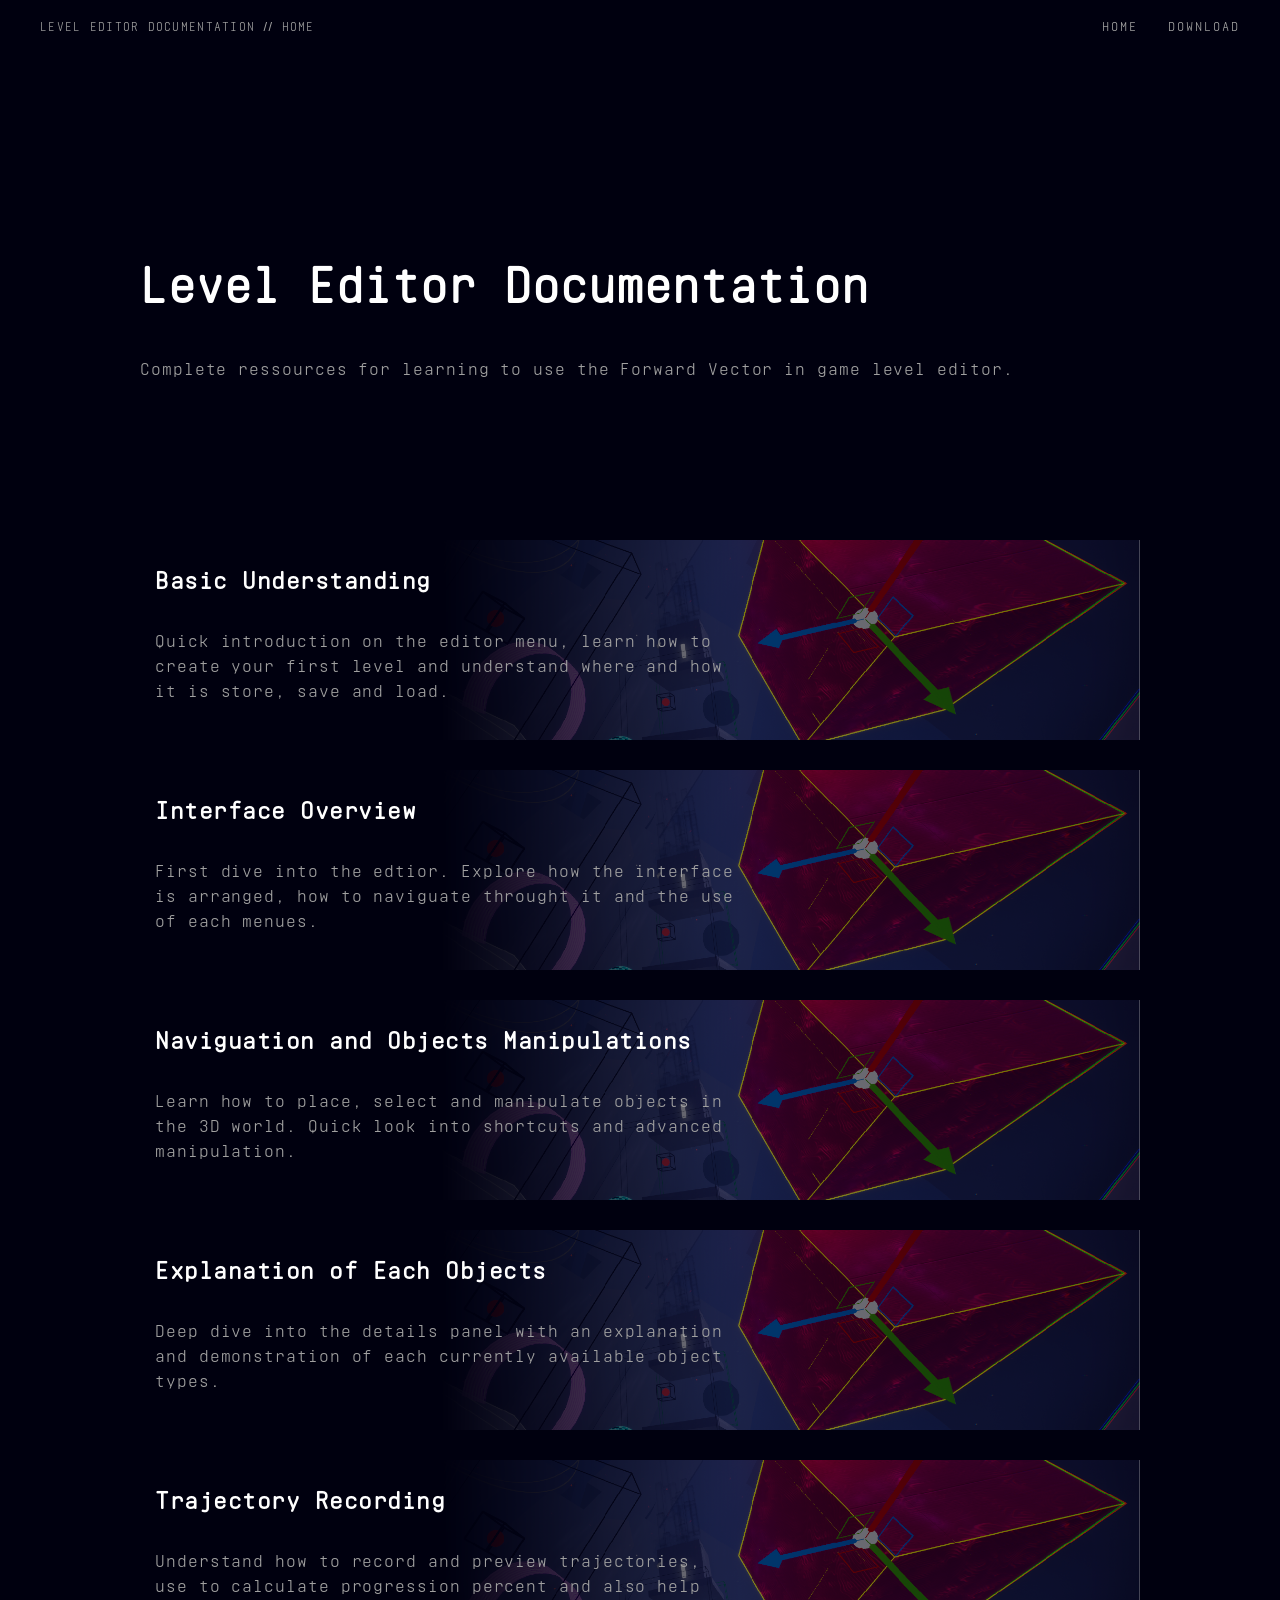
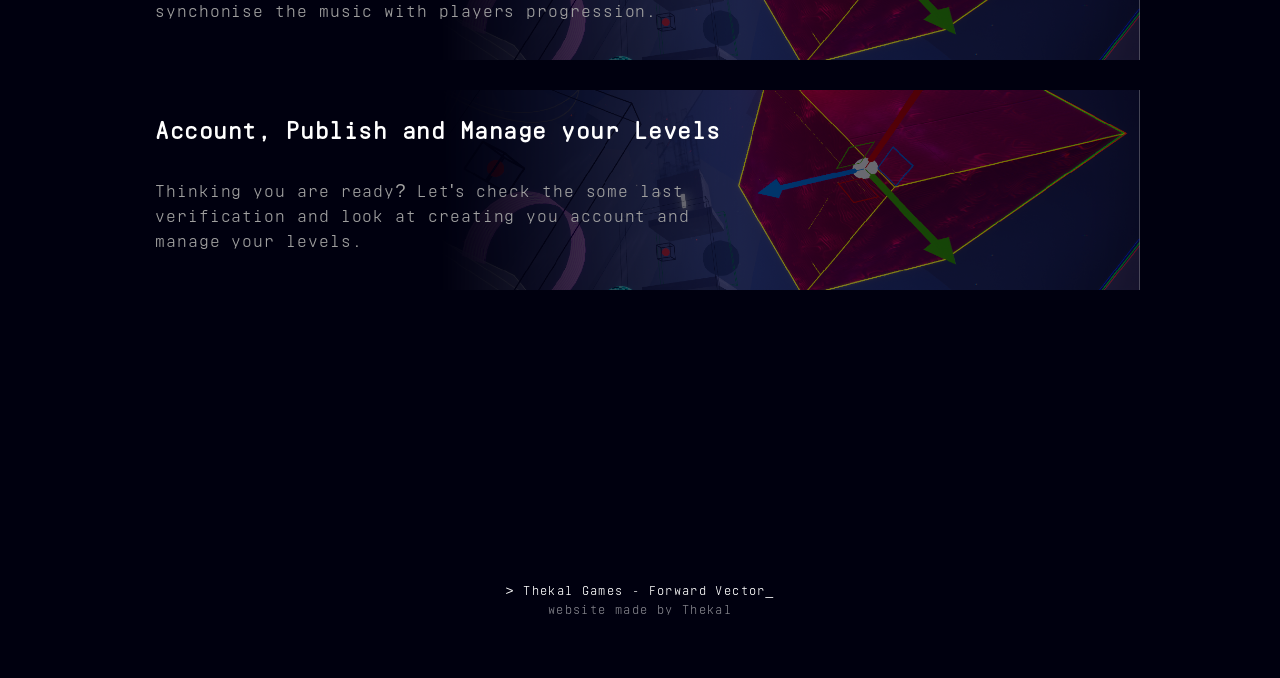
<file: index.html>
<!DOCTYPE html>
<html lang="en">

<head>
    <meta charset="utf-8" />
    <meta name="viewport" content="width=device-width, initial-scale=1.0" />
    <title>Thekal Lucas</title>
    <link rel="stylesheet" href="root\styles\HomeStyle.css" />
</head>

<body>

    <nav class="top-nav">
        <div class="nav-brand">LEVEL EDITOR DOCUMENTATION // HOME</div>
            <div class="nav-links">
            <a href="#AboutMe">HOME</a>
            <a href="#AboutMe">DOWNLOAD</a>
        </div>
    </nav>

<section class="section_1">
        <div class="container_1">
            <!--<h1 class="Name">Forward Vector</h1>!-->
            <h1 class="primRole">Level Editor Documentation</h1>
            <h2 class="Hook">Complete ressources for learning to use the Forward Vector in game level editor.</h2>
        </div>   
</section>
        
        <section class="section_2" id="MainProjects">
            <div class="container_2">

                <a href="root/pages/Forward-Vector.html" style="text-decoration:none">
                    <div class="item_Topics">
                        <img src="root/contents/images/CategoryBackground.png" alt="Image 1">
                        <div class="content">
                            <h1 class="GameTitle">Basic Understanding</h1> 
                            <p>
                            Quick introduction on the editor menu, learn how to create your first level and understand where and how it is store, save and load.</br >
                            </p> 
                        </div>
                    </div>
                </a>
                <a href="root/pages/Forward-Vector.html" style="text-decoration:none">
                    <div class="item_Topics">
                        <img src="root/contents/images/CategoryBackground.png" alt="Image 1">
                        <div class="content">
                            <h1 class="GameTitle">Interface Overview</h1> 
                            <p>
                            First dive into the edtior. Explore how the interface is arranged, how to naviguate throught it and the use of each menues.</br >
                            </p> 
                        </div>
                    </div>
                </a>
                <a href="root/pages/Forward-Vector.html" style="text-decoration:none">
                    <div class="item_Topics">
                        <img src="root/contents/images/CategoryBackground.png" alt="Image 1">
                        <div class="content">
                            <h1 class="GameTitle">Naviguation and Objects Manipulations</h1> 
                            <p>
                            Learn how to place, select and manipulate objects in the 3D world. Quick look into shortcuts and advanced manipulation.</br >
                            </p> 
                        </div>
                    </div>
                </a>
                <a href="root/pages/Forward-Vector.html" style="text-decoration:none">
                    <div class="item_Topics">
                        <img src="root/contents/images/CategoryBackground.png" alt="Image 1">
                        <div class="content">
                            <h1 class="GameTitle">Explanation of Each Objects</h1> 
                            <p>
                            Deep dive into the details panel with an explanation and demonstration of each currently available object types.</br >
                            </p> 
                        </div>
                    </div>
                </a>
                <a href="root/pages/Forward-Vector.html" style="text-decoration:none">
                    <div class="item_Topics">
                        <img src="root/contents/images/CategoryBackground.png" alt="Image 1">
                        <div class="content">
                            <h1 class="GameTitle">Trajectory Recording</h1> 
                            <p>
                            Understand how to record and preview trajectories, use to calculate progression percent and also help synchonise the music with players progression.</br >
                            </p> 
                        </div>
                    </div>
                </a>
                <a href="root/pages/Forward-Vector.html" style="text-decoration:none">
                    <div class="item_Topics">
                        <img src="root/contents/images/CategoryBackground.png" alt="Image 1">
                        <div class="content">
                            <h1 class="GameTitle">Account, Publish and Manage your Levels</h1> 
                            <p>
                            Thinking you are ready? Let's check the some last verification and look at creating you account and manage your levels.</br >
                            </p> 
                        </div>
                    </div>
                </a>


            </div>
        </section>
        
        <section class="section_4">
            <div class="container_4">
                <!--
                <a class="Socials" id="LinkedIn" href="https://www.linkedin.com/in/lucas-thekal-3a221b318/" style="text-decoration:none" target=”_blank”>
                    <img src="root/contents/images/LinkdinLogo.png">
                </a>
                <a class="Socials" id="Youtube" href="https://www.youtube.com/@ThekalGD" style="text-decoration:none" target=”_blank”>
                    <img src="root/contents/images/YTLogo.png">
                </a>
                <a class="Socials" id="X" href="https://x.com/ThekalGD" style="text-decoration:none" target=”_blank”>
                    <img src="root/contents/images/XLogo.png">
                </a>
                <a class="Socials" id="X" href="https://haskells.itch.io/" style="text-decoration:none" target=”_blank”>
                    <img src="root/contents/images/ItchIoLogo.png">
                </a>
                !-->
            </div>
        </section>

        <section class="section_3" id="AboutMe">
            <!--
            <div class="VerticalBox">
                 <div class="HorizontalBox_Top">
                    <h1>ABOUT ME</h1>
                </div>
                <div class="HorizontalBox_Mid">
                    <p>
                    Hi! I'm Lucas Thekal, a passionate French Game Designer and Unreal Programmer.</br >
                    I'm particularly interested in designing core elements, focusing on 3Cs, mechanics, sign & feedback, game feel, etc...</br >
                    </p>
                </div>
            </div>
            !-->
        </section>

    <section class="BottomPage">
        <p>> Thekal Games - Forward Vector<span class="blink">_</span></p>
        <p style="opacity: 0.5;">website made by Thekal</p>
    </section>


</body>
</html>
</file>
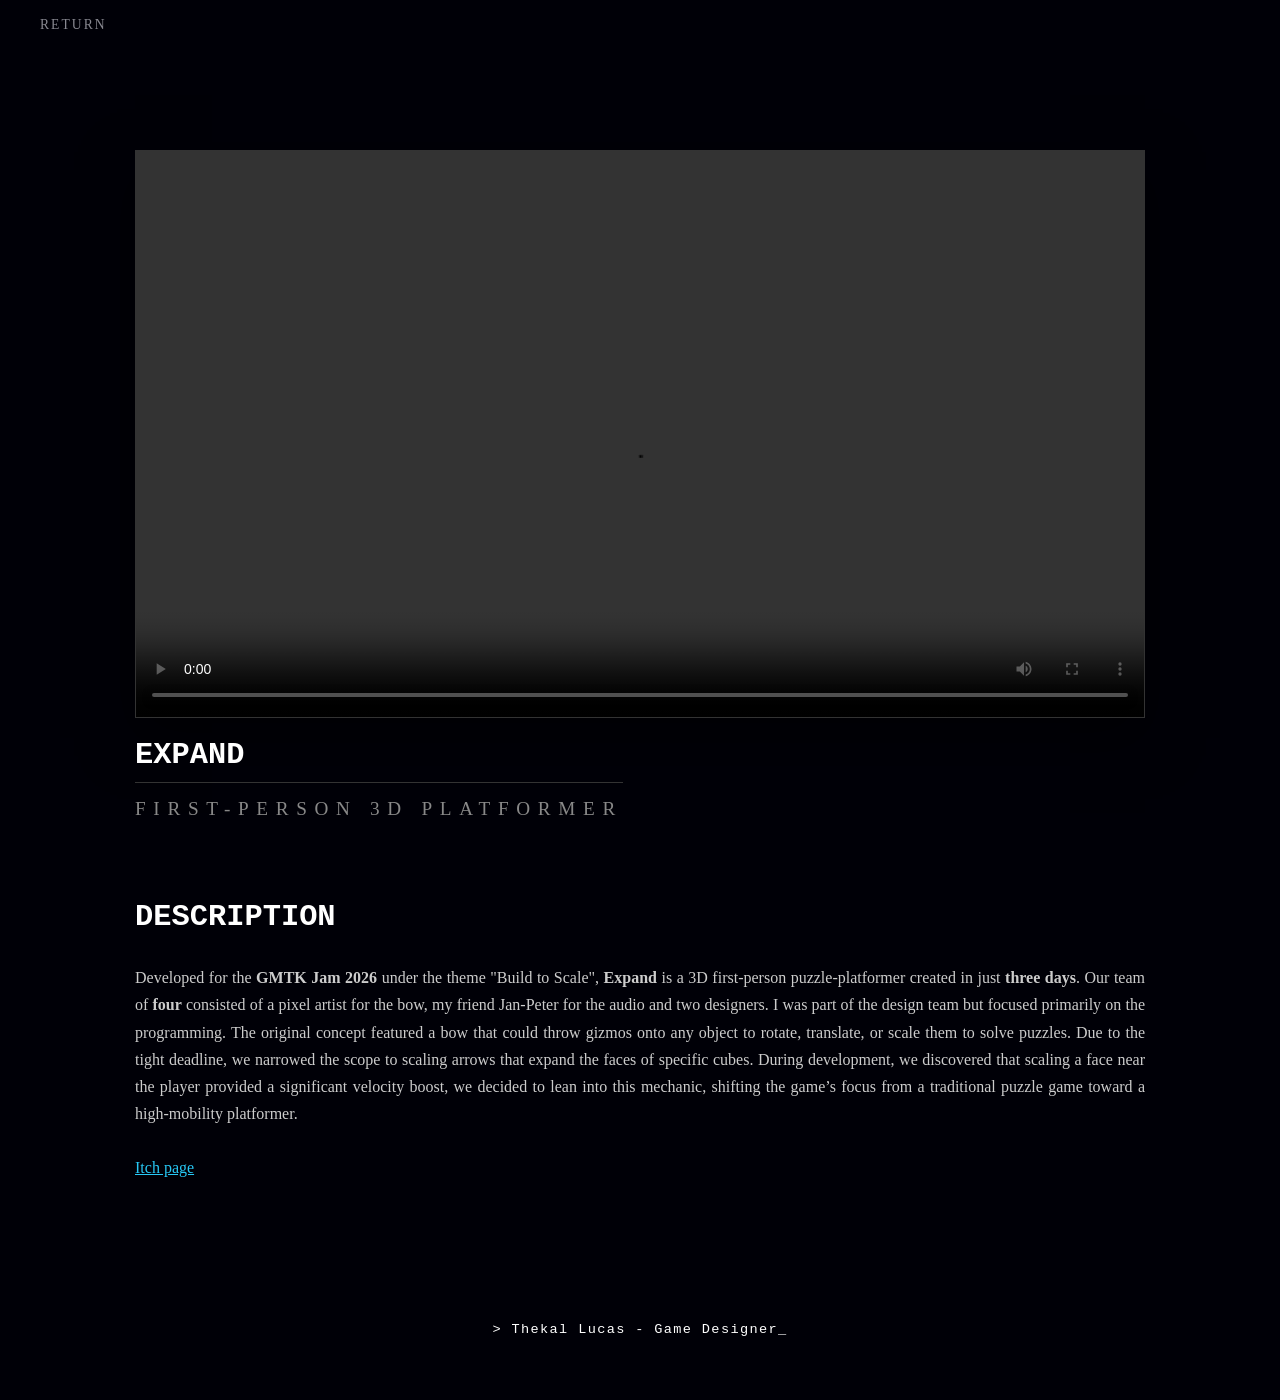
<file: root/pages/Expand.html>
<!DOCTYPE html>
<html lang="en">

<head>
    <meta charset="utf-8" />
    <meta name="viewport" content="width=device-width, initial-scale=1.0" />
    <title>Expand</title>
    <link rel="stylesheet" href="..\styles\otherProjectPageStyle.css" />
</head>

<body>
        <nav class="top-nav">
            <div class="nav-links">
                <a href="../../index.html">RETURN</a>
            </div>
        </nav>

        <section class="section_2" id="Overview">
            <div class="container_2">
                <video controls>
                    <source src="../contents/videos/Expand_GameplayTrailer.mp4">
                </video>
            </div>
        </section>

        <section class="section_1">
            <div class="container_1">
                <h3 class="Role">EXPAND</h3>
                <h2 class="Hook"><span>FIRST-PERSON 3D PLATFORMER</span></h2>
            </div>
        </section>

        <section class="section_3">
            <div class="container_3">
                <div>
                    <h3>DESCRIPTION</h3>
                    <p class="overviewPara">Developed for the <b>GMTK Jam 2026</b> under the theme "Build to Scale", <b>Expand</b> is a 3D first-person puzzle-platformer created in just <b>three days</b>. Our team of <b>four</b> consisted of a pixel artist for the bow, my friend Jan-Peter for the audio and two designers. I was part of the design team but focused primarily on the programming. The original concept featured a bow that could throw gizmos onto any object to rotate, translate, or scale them to solve puzzles. Due to the tight deadline, we narrowed the scope to scaling arrows that expand the faces of specific cubes. During development, we discovered that scaling a face near the player provided a significant velocity boost, we decided to lean into this mechanic, shifting the game’s focus from a traditional puzzle game toward a high-mobility platformer.
                    </br>
                    </br>
                    <a href="https://grik.itch.io/expand" style="color: #27C8F5;" target="_blank">Itch page</a></p>
                </div>
            </div>
        </section>

    <section class="BottomPage">
        <p>> Thekal Lucas - Game Designer<span class="blink">_</span></p>
    </section>

</body>
</html>
</file>
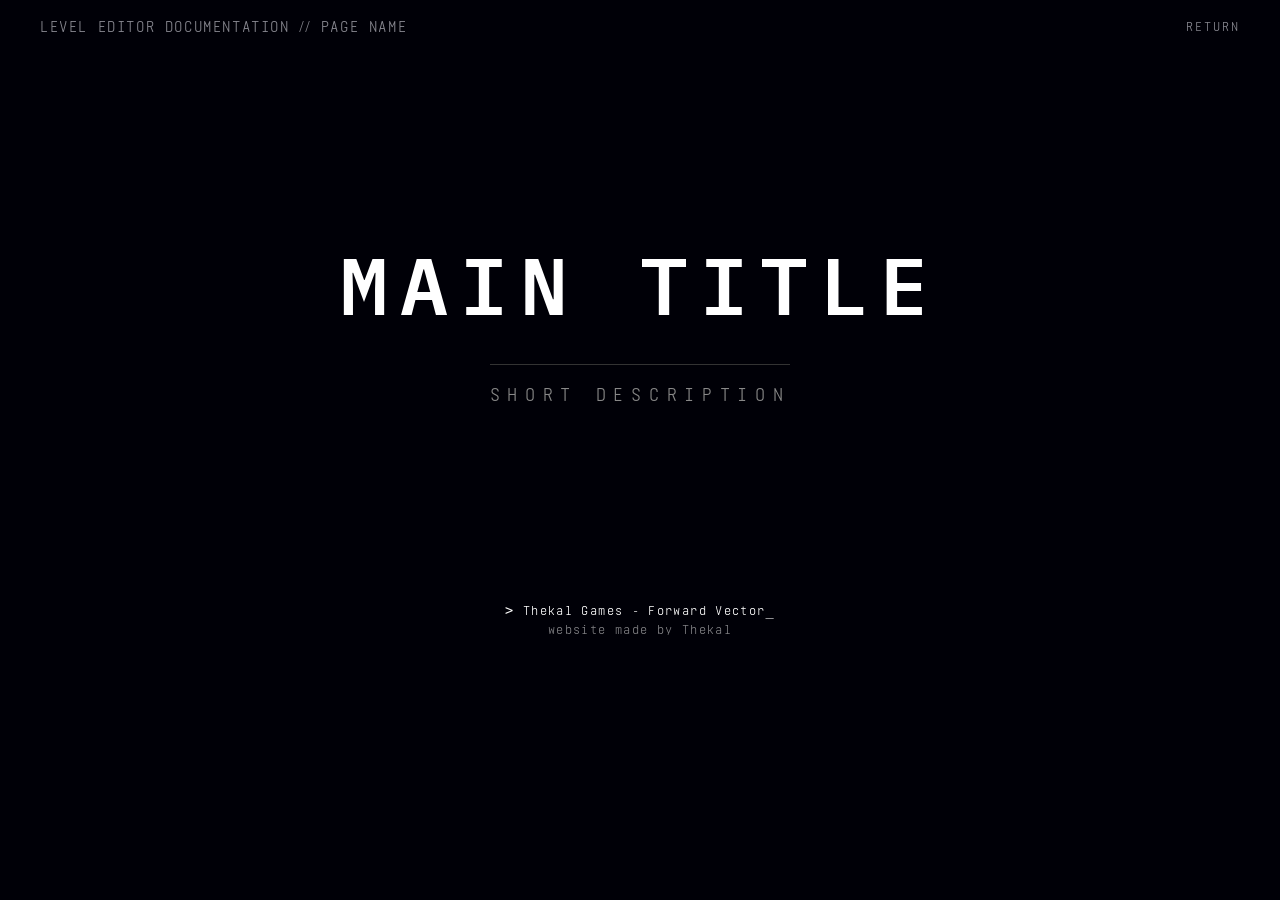
<file: root/pages/Forward-Vector.html>
<!DOCTYPE html>
<html lang="en">

<head>
    <meta charset="utf-8" />
    <meta name="viewport" content="width=device-width, initial-scale=1.0" />
    <title>Forward Vector</title>
    <link rel="stylesheet" href="..\styles\projectPageStyle.css" />
</head>

<body>
        <nav class="top-nav">
            <div class="nav-brand">LEVEL EDITOR DOCUMENTATION // PAGE NAME</div>
            <div class="nav-links">
                <a href="../../index.html">RETURN</a>
            </div>
        </nav>

        <section class="section_1">
            <div class="container_1">
                <h1 class="Role">MAIN TITLE</h1>
                <h2 class="Hook"><span>SHORT DESCRIPTION</span></h2>
            </div>
        </section>
 <!--
        <section class="section_2" id="Overview">
            <div class="container_2">
                <video controls>
                    <source src="../contents/videos/Forward-Vector_GameplayTrailer.mp4">
                </video>
            </div>
        </section>

        <section class="section_3">
            <div class="container_3">
                <div>
                    <h3>PITCH</h3>
                    <p class="overviewPara"><b>Forward Vector</b> is a 3D platformer auto-runner die-and-retry in first-person. </br>Parkour unique levels filled with traps and obstacles, featuring their own abstract futuristic environment and intense electronic track. To complete a level, you’ll have to navigate the entire course as you jump, strafe, slide, and master your air control without taking any damage. As you complete levels, the game becomes increasingly difficult, gradually introducing new obstacles and mechanics.</br>
                    </br>
                    <a href="https://store.steampowered.com/app/4078140/Forward_Vector/" style="color: #27C8F5;" target="_blank">Steam page link</a></p>
                </div>

                <div class="contextPara">
                    <h3>CONTEXT</h3>
                    <p>Forward Vector is a passion project and a demo developed as a team of three over a focused five-month period. It was released in February 2026, made using Unreal Engine 5. The development team includes:</br></br>

                    <b>Jan-Peter Itze</b>: Composer & Sound Designer > <a href="https://www.jp-itze.com/" style="color: #27C8F5;" target="_blank">Portfolio</a></br></br>

                    <b>Loris Gomas</b>: 3D Environment Artist > <a href="https://loris_gomas.artstation.com/" style="color: #27C8F5;" target="_blank">Portfolio</a></br></br>
                    
                    Myself: Project Leader, Game Designer & Developer.</br></br>
                    </p>     
                </div> 
            </div>
        </section>

        <section class="section_demoPerf" id="demoPerf">
            <div class="container_demoPerf">
                <div>
                    <h3>DEMO PERFORMANCE</h3>
                    <p>The demo successfully captured player interest, reaching <b>850+ unique players</b> and inspiring nearly <b>700 wishlists.</b></br></br>
                    While I designed the 2-hour demo expecting an average play session of 20–30 minutes, players ultimately averaged <b>40 minutes of playtime</b>. The response to the Level Editor was particularly rewarding, while several players spent over 10 hours speedrunning or exploring the demo's limits, a few dedicated creators logged over <b>50 hours</b> building and testing their own levels.</br></br>

                    As my debut release on Steam, seeing this level of engagement and enthusiasm was incredibly rewarding.
                </p>
                </div>
            </div>
        </section>
!-->
<!--
        <section class="section_4_pictures">
            <div class="container_4_pictures">
                <div>
                    <img src="https://picsum.photos/1000/1000?random=1" alt="Image 1">
                </div>
                <div>
                    <img src="https://picsum.photos/1000/1000?random=1" alt="Image 1">

                </div>
                <div>
                    <img src="https://picsum.photos/1000/1000?random=1" alt="Image 1">

                </div>
            </div>
        </section>
!-->
<!--
        <section class="section_5">
            <div class="container_5">
                <div>
                    <h3>SOLVED PROBLEM EXAMPLE</h3>
                    <p class="SolvedProbPara">In a fast-paced, first-person parkour game where a single collision with the environment means instant death, players need a clear understanding of their character’s bounds.</br>

                    However, first-person cameras are inherently built for immersion, not spatial awareness. Moving a traditional "Geometry Dash" style of gameplay into a first-person perspective created a major design hurdle: </br></br>

                    <b>How do we give players accurate spatial perception when they cannot see their own character?</b></br></br>

                    The first elements to tweak were <b>camera position</b> and <b>hitboxes.</b>
                    To tackle this, I iterated on various configurations following this process: <b>Brainstorm → Filter → Prototyping → Internal/External Playtest → Refine or Loop if needed.</b></br></br>
                    </p>
                </div>
            </div>
        </section>

        <section class="section_attempts">
            <div class="container_attempts">
                <div>
                    <h3>CENTERED SPHERE</h3>
                    <p>Idea: Placed the camera at the center of a sphere. Because every hitbox edges are equidistant from the camera, player perception should theoretically be uniform and predictable.
                    </br></br>

                    - <b>Result (Failure):</b> Blind-spot collisions (above/behind the camera) felt completely unfair to players, players expected obstacles to be cleared the moment they passed out of their field of view. Furthermore, the sphere was too wide but shrinking it more would cause the character to be smaller and ruined forward visibility.
                    </p>
                </div>
                <div>
                    <h3>CORRECTION</h3>
                    <p>Idea: Pulled the camera back/up and raised the sphere to shrink it a bit more.</br></br>

                    - <b>Result (Failure but some improvements):</b> Better visibility and cohesive camera placement, but obstacles passed unnaturally underneath the player's feet without registering a collision and the sphere was still to wide.
                </div>
            </div>
        </section>

        <section class="section_Solution">
            <div class="container_Solution">
                <div>
                    <h3>FINAL SOLUTION</h3>
                    <p>
                    - <b>Camera Position:</b> Offset upward and backward to maximize forward field of view, removing blind-spot collision.</br>
                    - <b>Ground Capsule:</b> Extends from the floor to the horizon line, used strictly to manage ground friction, landing ranges, and physics.</br>
                    - <b>Diamond Lethal Hitbox:</b> A simplified, smaller diamond-shaped polygon that tapers toward the viewpoint. The corners offer a forgiving error margin, and its length is shrunk to 1/2 of its width to perfectly balance front and side distances from the centered camera.
                    </p>
                </div>
                <div>
                    <img src="../contents/images/Forward-Vector_CollisionSchema.png" alt="Image 1">
                </div>
            </div>
        </section>
!-->
        <!-- <section class="section_LevelDesign">
            <div class="container_LevelDesign">
                <div>
                    <h3>LEVEL DESIGN PROCESS</h3>
                    <p>Conception : Preparation work for the layout.</br>
                    - Define level intentions and composition.
                    - Flowchart.
                    - Paper level layout.</br></br>

                    Layout : In engine over simplified blockout in one line
                    - Right difficulty.
                    - Challenges order and placements.
                    - Apprentissage.
                    - Flow canal and pacing.
                    - Level duration and section sereparation.</br></br>

                    Blockout
                    - More complex blockout based on the layout, closer to the final level, focusing on :
                        - Challenges variety and originality.
                        - Circulatoire & mouvement impetus (fluid and inerupt progression)
                        - Affordance and visibility.
                        - Shape and scale.
                        - Song synchronisation.</br></br>

                    Iterations
                    - Playtest and gather feedback.
                    - Analyse results.
                    - Remove, change or add things depending on the results.
                    - Loop.</br></br>

                    Level art
                    - Once the blockout is done, send it to Loris for decoration.</br></br>

                    Iterations after level art
                    - Playtest and gather feedback.
                    - Analyse results.
                    - Remove, change or add things depending on the results.
                    - Loop.</br></br>

                    Effects
                    - Add flavor and juice, with triggers.</br></br>

                    </p>
                </div>
            </div>
        </section> -->
<!--
        <section class="section_6">
            <div class="container_6">
                <div>
                    <h3>LEVEL EDITOR</h3>
                    <p class="LevelEditorPara">Originally planned for the full release, I spent three months building an Alpha version for the free demo to satisfy community demand. This pivot kept players engaged during the long wait for final launch, provided crucial UX feedback helping me wipe out bugs and figure out which features creators cared about the most, and drastically sped up my own internal level design workflow.</br></br>

                    <b>Alpha Feature Set</b></br></br>

                    - <b>Advanced Manipulation:</b> Fluid object placement featuring grid snapping, world/relative coordinates, centered pivots, duplication, undo, and bindable hotkeys.</br>
                    - <b>Tweakable Settings:</b> Contextual UI for editing individual object parameters and global world settings on the fly.</br>
                    - <b>Save, Load & Migration System:</b> Local file saving (shareable via folders) loadable in-game, including a built-in version migration tool to keep old maps compatible with future game updates.</br>
                    - <b>Online Level Sharing with Node.js Backend:</b> A custom server built from scratch to handle player accounts and in-game online level sharing worldwide.</br>
                    - <b>And more...</b>
                    </p>
                </div>
            </div>
        </section>

        <section class="section_EditorShowcase" id="Overview">
            <div class="container_EditorShowcase">
                <video controls>
                    <source src="../contents/videos/Forward-Vector_EditorShowcase.mp4">
                </video>
            </div>
        </section>
!-->
 <!--      
        <section class="section_999" id="Responsibilities">
            <div class="verticalBox">
                <h3>RESPONSIBILITIES</h3>
                <div class="horizontalBox">
                    <div class="paraContainer">
                    <p>Designing the core mechanics and gameloops, and 3Cs, to drive correctly the experience esigning the core mechanics and gameloops, and 3Cs, to drive correctly the experience</p>
                    </div>
                    <a>
                        <button>Game Design Document</button>
                    </a>
                </div>
                <div class="horizontalBox">
                    <div class="paraContainer">
                    <p>Designing the core mechanics and gameloops, and 3Cs, to drive correctly the experienceesigning the core mechanics and gameloops, and 3Cs, to drive correctly the experienceesigning the core mechanics and gameloops, and 3Cs, to drive correctly the experienceesigning the core mechanics and gameloops, and 3Cs, to drive correctly the experience</p>
                    </div>
                    <a>
                        <button>Game Design Document</button>
                    </a>
                </div>
                <div class="horizontalBox">
                    <div class="paraContainer">
                    <p>Designing the core mechanics and gameloops, and 3Cs, to drive correctly the experience</p>
                    </div>
                    <a>
                        <button>Game Design Document</button>
                    </a>
                </div>

            </div>
        </section>
!-->
<!--  
        <hr class="logs_separation">
        <section class="section_logs" id="Logs">
            <div class="container_logs">
                <div class="logs_item">
                    <img src="../contents/images/Forward-Vector_CollisionSchema.png" alt="Image 1">
                </div>
                <div class="logs_item">
                    <img src="../contents/images/Forward-Vector_CollisionSchema.png" alt="Image 1">
                </div>
                <div class="logs_item">
                    <img src="../contents/images/Forward-Vector_CollisionSchema.png" alt="Image 1">
                </div>
            </div>
        </section>
!-->
        
    <section class="BottomPage">
        <p>> Thekal Games - Forward Vector<span class="blink">_</span></p>
        <p style="opacity: 0.5;">website made by Thekal</p>
    </section>



</body>
</html>
</file>
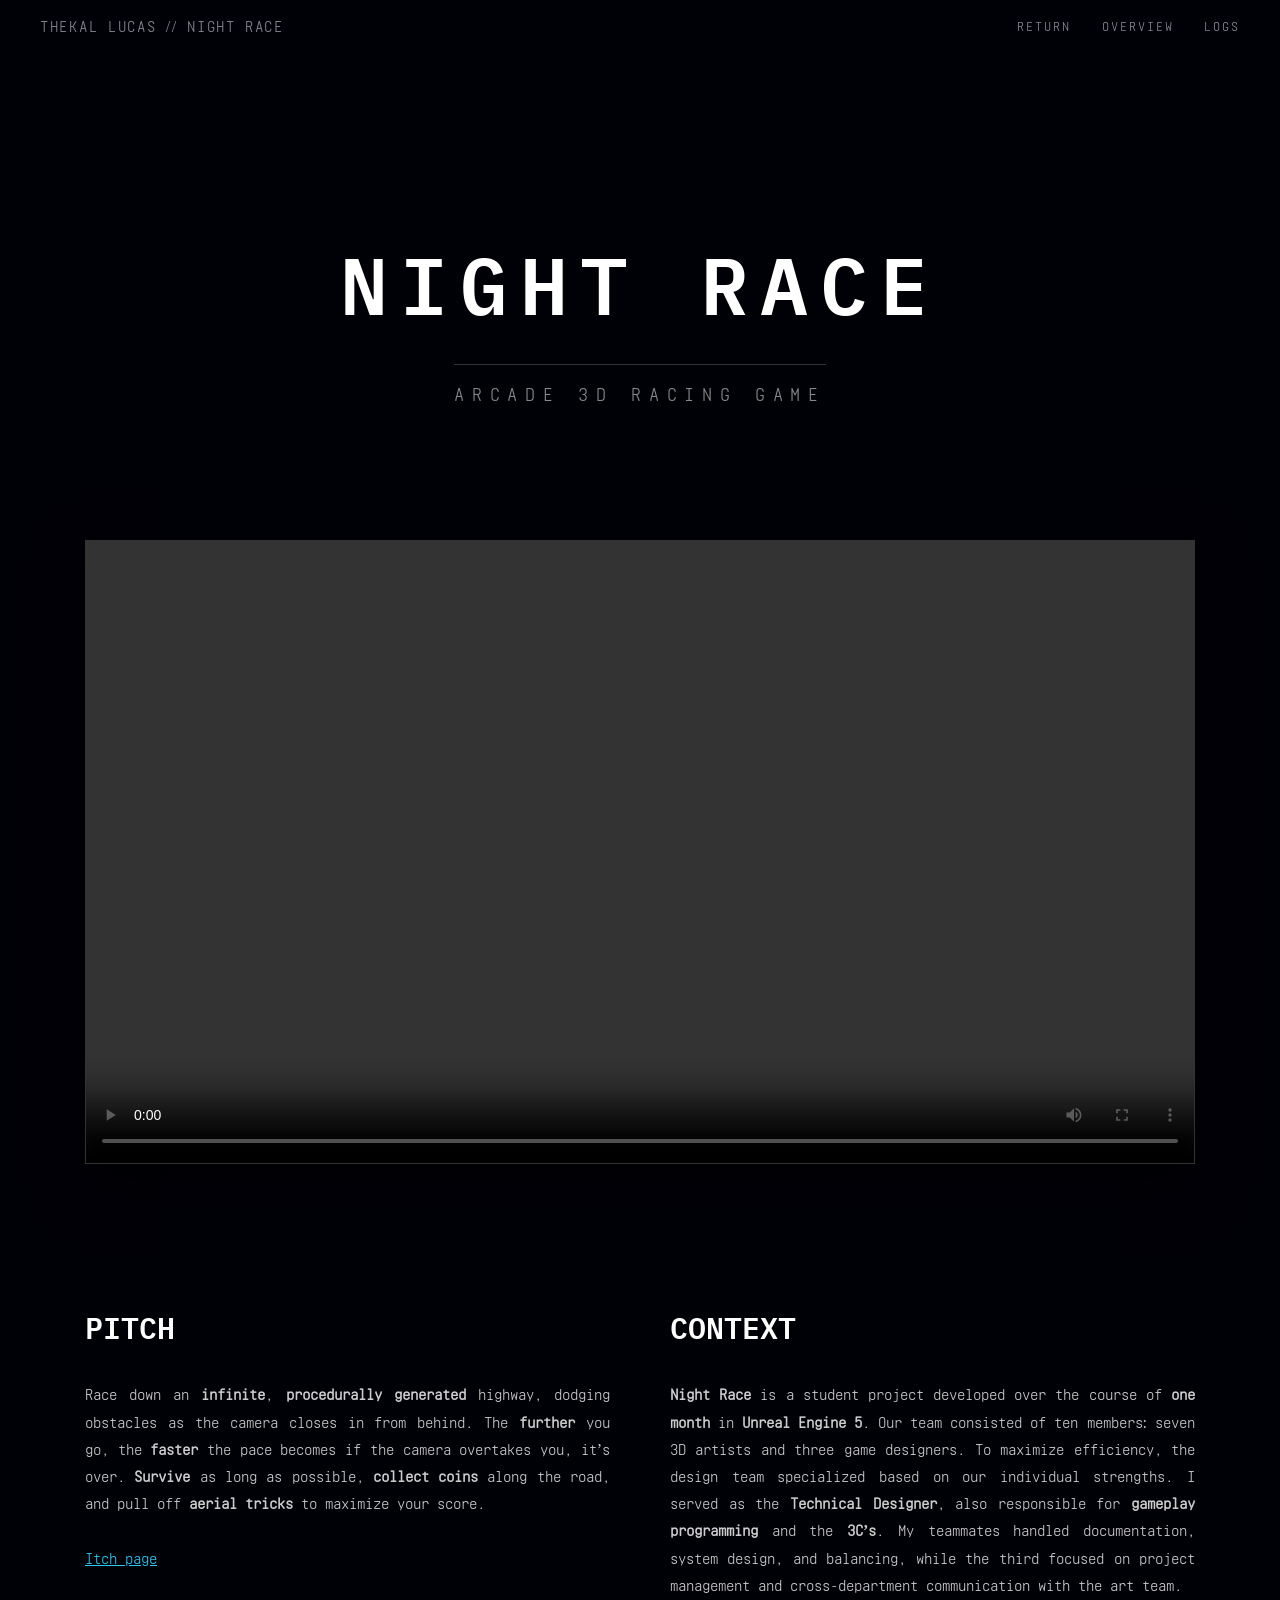
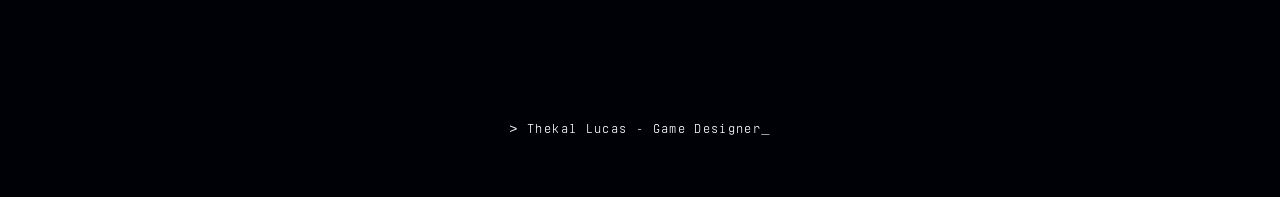
<file: root/pages/Night-Race.html>
<!DOCTYPE html>
<html lang="en">

<head>
    <meta charset="utf-8" />
    <meta name="viewport" content="width=device-width, initial-scale=1.0" />
    <title>Night Race</title>
    <link rel="stylesheet" href="..\styles\projectPageStyle.css" />
</head>

<body>
        <nav class="top-nav">
            <div class="nav-brand">THEKAL LUCAS // NIGHT RACE</div>
            <div class="nav-links">
                <a href="../../index.html">RETURN</a>
                <a href="#Overview">OVERVIEW</a>
                <!--<a href="#Responsibilities">RESPONSIBILITIES</a>!-->
                <a href="#Logs">LOGS</a>
            </div>
        </nav>

        <section class="section_1">
            <div class="container_1">
                <h1 class="Role">NIGHT RACE</h1>
                <h2 class="Hook"><span>ARCADE 3D RACING GAME</span></h2>
            </div>
        </section>

        <section class="section_2" id="Overview">
            <div class="container_2">
                <video controls>
                    <source src="../contents/videos/Night-Race_GameplayTrailer.mp4">
                </video>
            </div>
        </section>

        <section class="section_3">
            <div class="container_3">
                <div>
                    <h3>PITCH</h3>
                    <p class="overviewPara">Race down an <b>infinite</b>, <b>procedurally generated</b> highway, dodging obstacles as the camera closes in from behind. The <b>further</b> you go, the <b>faster</b> the pace becomes if the camera overtakes you, it’s over. <b>Survive</b> as long as possible, <b>collect coins</b> along the road, and pull off <b>aerial tricks</b> to maximize your score.
                    </br>
                    </br>
                    <a href="https://grik.itch.io/night-race" style="color: #27C8F5;" target="_blank">Itch page</a></p>
                </div>

                <div class="contextPara">
                    <h3>CONTEXT</h3>
                    <p><b>Night Race</b> is a student project developed over the course of <b>one month</b> in <b>Unreal Engine 5</b>. Our team consisted of ten members: seven 3D artists and three game designers. To maximize efficiency, the design team specialized based on our individual strengths. I served as the <b>Technical Designer</b>, also responsible for <b>gameplay programming</b> and the <b>3C’s</b>. My teammates handled documentation, system design, and balancing, while the third focused on project management and cross-department communication with the art team.</br>
                    </p>     
                </div> 
            </div>
        </section>

<!--
        <section class="section_4" id="Responsibilities">
            <div class="verticalBox">
                <h3>RESPONSIBILITIES</h3>
                <div class="horizontalBox">
                    <div class="paraContainer">
                    <p>Designing the core mechanics and gameloops, and 3Cs, to drive correctly the experience esigning the core mechanics and gameloops, and 3Cs, to drive correctly the experience</p>
                    </div>
                    <a>
                        <button>Game Design Document</button>
                    </a>
                </div>
                <div class="horizontalBox">
                    <div class="paraContainer">
                    <p>Designing the core mechanics and gameloops, and 3Cs, to drive correctly the experienceesigning the core mechanics and gameloops, and 3Cs, to drive correctly the experienceesigning the core mechanics and gameloops, and 3Cs, to drive correctly the experienceesigning the core mechanics and gameloops, and 3Cs, to drive correctly the experience</p>
                    </div>
                    <a>
                        <button>Game Design Document</button>
                    </a>
                </div>
                <div class="horizontalBox">
                    <div class="paraContainer">
                    <p>Designing the core mechanics and gameloops, and 3Cs, to drive correctly the experience</p>
                    </div>
                    <a>
                        <button>Game Design Document</button>
                    </a>
                </div>

            </div>
        </section>
!-->


        <section class="section_5" id="Logs">
        </section>

        
    <section class="BottomPage">
        <p>> Thekal Lucas - Game Designer<span class="blink">_</span></p>
    </section>



</body>
</html>
</file>
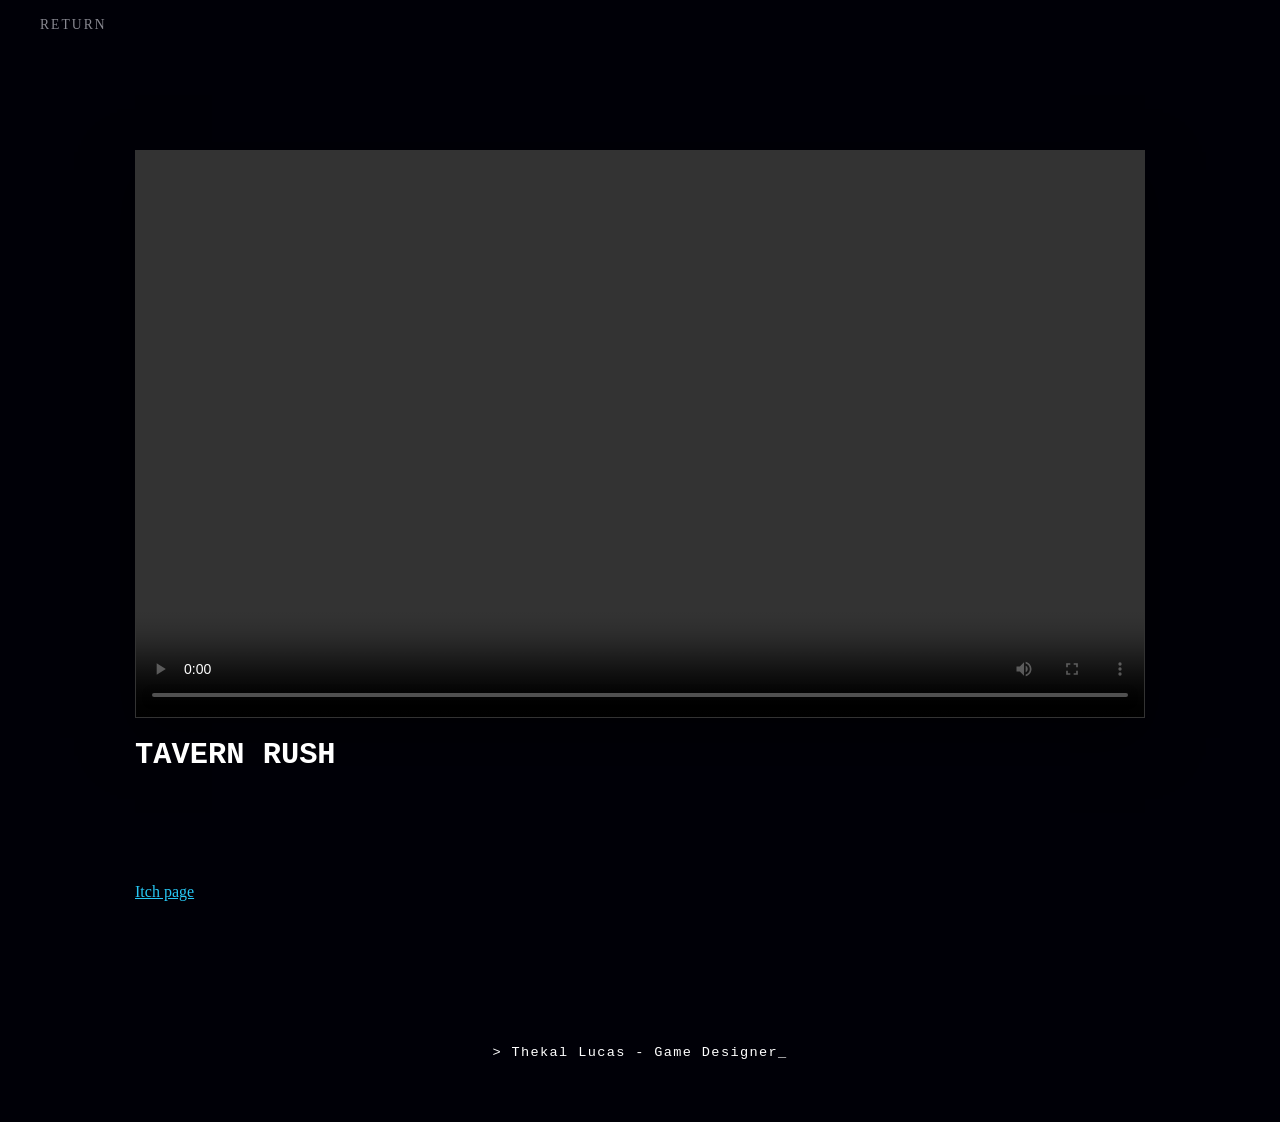
<file: root/pages/TavernRush.html>
<!DOCTYPE html>
<html lang="en">

<head>
    <meta charset="utf-8" />
    <meta name="viewport" content="width=device-width, initial-scale=1.0" />
    <title>Tavern Rush</title>
    <link rel="stylesheet" href="..\styles\otherProjectPageStyle.css" />
</head>

<body>
        <nav class="top-nav">
            <div class="nav-links">
                <a href="../../index.html">RETURN</a>
            </div>
        </nav>

        <section class="section_2" id="Overview">
            <div class="container_2">
                <video controls>
                    <source src="../contents/videos/TavernRush_GameplayTrailer.mp4">
                </video>
            </div>
        </section>

        <section class="section_1">
            <div class="container_1">
                <h3 class="Role">TAVERN RUSH</h3>
                <h2 class="Hook"><span></span></h2>
            </div>
        </section>

        <section class="section_3">
            <div class="container_3">
                <div>
                    <p><a href="https://keurmii.itch.io/tavern-rush" style="color: #27C8F5;" target="_blank">Itch page</a></p>
                </div>
            </div>
        </section>

    <section class="BottomPage">
        <p>> Thekal Lucas - Game Designer<span class="blink">_</span></p>
    </section>

</body>
</html>
</file>
